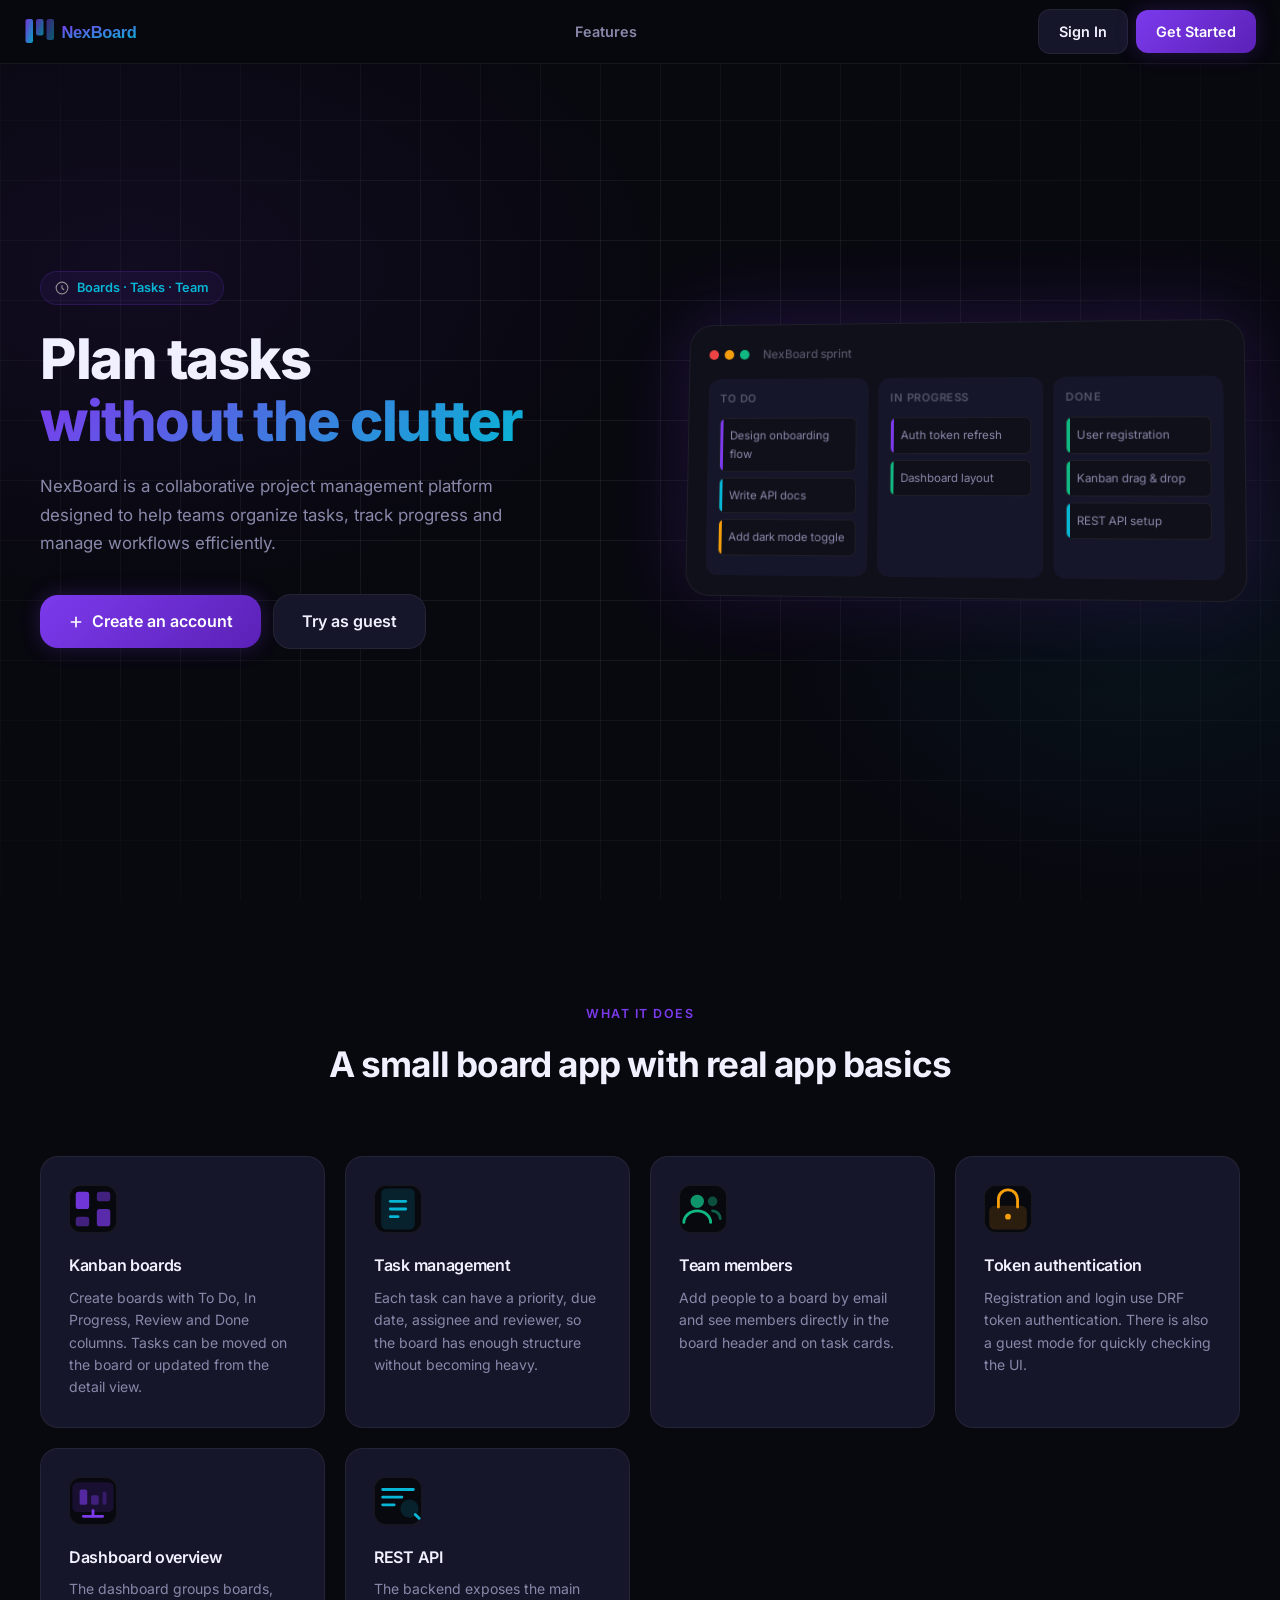
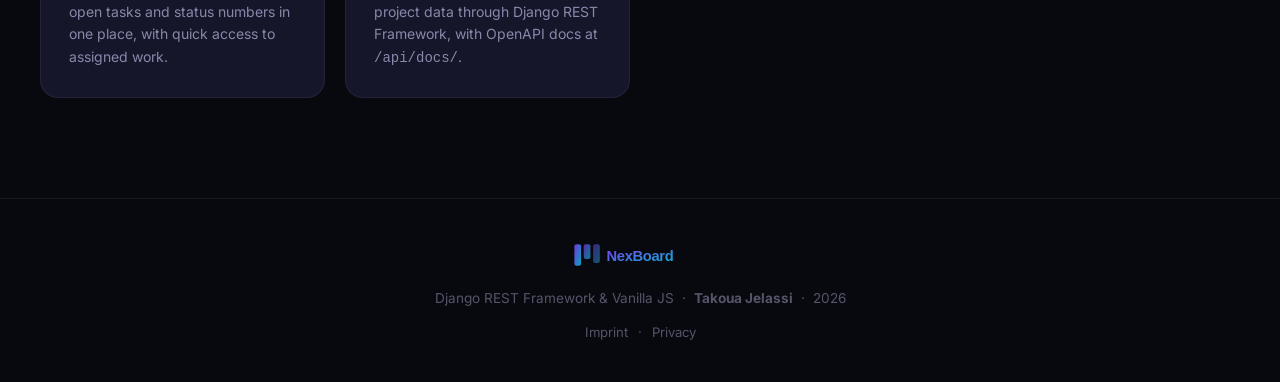
<file: index.html>
<!DOCTYPE html>
<html lang="en">

<head>
  <meta charset="UTF-8" />
  <meta name="viewport" content="width=device-width, initial-scale=1.0" />
  <title>NexBoard | Kanban task board</title>
  <meta name="description"
    content="NexBoard is a Kanban app for managing boards, tasks and team work — built with Django REST Framework and Vanilla JS." />
  <link rel="icon" href="assets/img/favicon.svg" type="image/svg+xml" />
  <link rel="stylesheet" href="assets/css/style.css" />
  <script>
    const token = localStorage.getItem('nexboard_token');
    if (token && token !== 'guest') window.location.replace('pages/dashboard.html');
  </script>
</head>

<body>

  <!-- ── Navigation ───────────────────────────────────────────── -->
  <nav class="navbar">
    <div class="navbar-inner">
      <a href="index.html" class="nav-logo">
        <img src="assets/img/logo.svg" alt="NexBoard" />
      </a>
      <div class="nav-links">
        <a href="#features" class="btn btn-ghost">Features</a>
      </div>
      <div class="nav-actions">
        <a href="pages/login.html" class="btn btn-secondary">Sign In</a>
        <a href="pages/register.html" class="btn btn-primary">Get Started</a>
      </div>
    </div>
  </nav>

  <!-- ── Hero ─────────────────────────────────────────────────── -->
  <section class="hero">
    <div class="hero-bg"></div>
    <div class="hero-grid"></div>
    <div class="hero-inner">
      <div class="hero-content">
        <div class="hero-eyebrow">
          <img src="assets/icons/clock.svg" width="14" height="14" class="icon-muted" alt="" />
          Boards · Tasks · Team
        </div>
        <h1 class="hero-title">
          Plan tasks<br />
          <span class="gradient-text">without the clutter</span>
        </h1>
        <p class="hero-desc">
          NexBoard is a collaborative project management platform designed to help teams organize tasks, track progress
          and manage workflows efficiently. </p>
        <div class="hero-actions">
          <a href="pages/register.html" class="btn btn-primary btn-lg">
            <img src="assets/icons/plus.svg" width="18" height="18" class="btn-icon" alt="" />
            Create an account
          </a>
          <a href="pages/dashboard.html" class="btn btn-secondary btn-lg">
            Try as guest
          </a>
        </div>
      </div>

      <div class="hero-visual">
        <div class="hero-board">
          <div class="hero-board-header">
            <div class="hero-board-dot dot-red"></div>
            <div class="hero-board-dot dot-amber"></div>
            <div class="hero-board-dot dot-green"></div>
            <span class="hero-board-label">NexBoard sprint</span>
          </div>
          <div class="hero-board-cols">
            <div class="hero-col">
              <div class="hero-col-title">To Do</div>
              <div class="hero-task-mini task-mini-purple">Design onboarding flow</div>
              <div class="hero-task-mini task-mini-cyan">Write API docs</div>
              <div class="hero-task-mini task-mini-amber">Add dark mode toggle</div>
            </div>
            <div class="hero-col">
              <div class="hero-col-title">In Progress</div>
              <div class="hero-task-mini task-mini-purple">Auth token refresh</div>
              <div class="hero-task-mini task-mini-green">Dashboard layout</div>
            </div>
            <div class="hero-col">
              <div class="hero-col-title">Done</div>
              <div class="hero-task-mini task-mini-green">User registration</div>
              <div class="hero-task-mini task-mini-green">Kanban drag & drop</div>
              <div class="hero-task-mini task-mini-cyan">REST API setup</div>
            </div>
          </div>
        </div>
      </div>
    </div>
  </section>

  <!-- ── Features ─────────────────────────────────────────────── -->
  <section class="features-section" id="features">
    <div class="section-header">
      <span class="section-eyebrow">What it does</span>
      <h2>A small board app with real app basics</h2>
    </div>
    <div class="features-grid">
      <div class="feature-card">
        <div class="feature-icon"><img src="assets/icons/feature-kanban.svg" alt="" /></div>
        <h3 class="feature-title">Kanban boards</h3>
        <p class="feature-desc">Create boards with To Do, In Progress, Review and Done columns. Tasks can be moved on
          the board or updated from the detail view.</p>
      </div>
      <div class="feature-card">
        <div class="feature-icon"><img src="assets/icons/feature-tasks.svg" alt="" /></div>
        <h3 class="feature-title">Task management</h3>
        <p class="feature-desc">Each task can have a priority, due date, assignee and reviewer, so the board has enough
          structure without becoming heavy.</p>
      </div>
      <div class="feature-card">
        <div class="feature-icon"><img src="assets/icons/feature-team.svg" alt="" /></div>
        <h3 class="feature-title">Team members</h3>
        <p class="feature-desc">Add people to a board by email and see members directly in the board header and on task
          cards.</p>
      </div>
      <div class="feature-card">
        <div class="feature-icon"><img src="assets/icons/feature-auth.svg" alt="" /></div>
        <h3 class="feature-title">Token authentication</h3>
        <p class="feature-desc">Registration and login use DRF token authentication. There is also a guest mode for
          quickly checking the UI.</p>
      </div>
      <div class="feature-card">
        <div class="feature-icon"><img src="assets/icons/feature-dashboard.svg" alt="" /></div>
        <h3 class="feature-title">Dashboard overview</h3>
        <p class="feature-desc">The dashboard groups boards, open tasks and status numbers in one place, with quick
          access to assigned work.</p>
      </div>
      <div class="feature-card">
        <div class="feature-icon"><img src="assets/icons/feature-api.svg" alt="" /></div>
        <h3 class="feature-title">REST API</h3>
        <p class="feature-desc">The backend exposes the main project data through Django REST Framework, with OpenAPI
          docs at <code>/api/docs/</code>.</p>
      </div>
    </div>
  </section>


  <!-- ── Footer ───────────────────────────────────────────────── -->
  <footer class="landing-footer">
    <img src="assets/img/logo.svg" alt="NexBoard" class="footer-logo" />
    <p class="footer-text">
      Django REST Framework &amp; Vanilla JS &nbsp;·&nbsp;
      <strong>Takoua Jelassi</strong> &nbsp;·&nbsp; 2026
    </p>
    <div class="footer-links">
      <a href="pages/imprint.html">Imprint</a>
      <span>·</span>
      <a href="pages/privacy.html">Privacy</a>
    </div>
  </footer>

  <script src="assets/js/config.js"></script>
  <script src="assets/js/auth.js"></script>
  <script src="assets/js/main.js"></script>
</body>

</html>
</file>
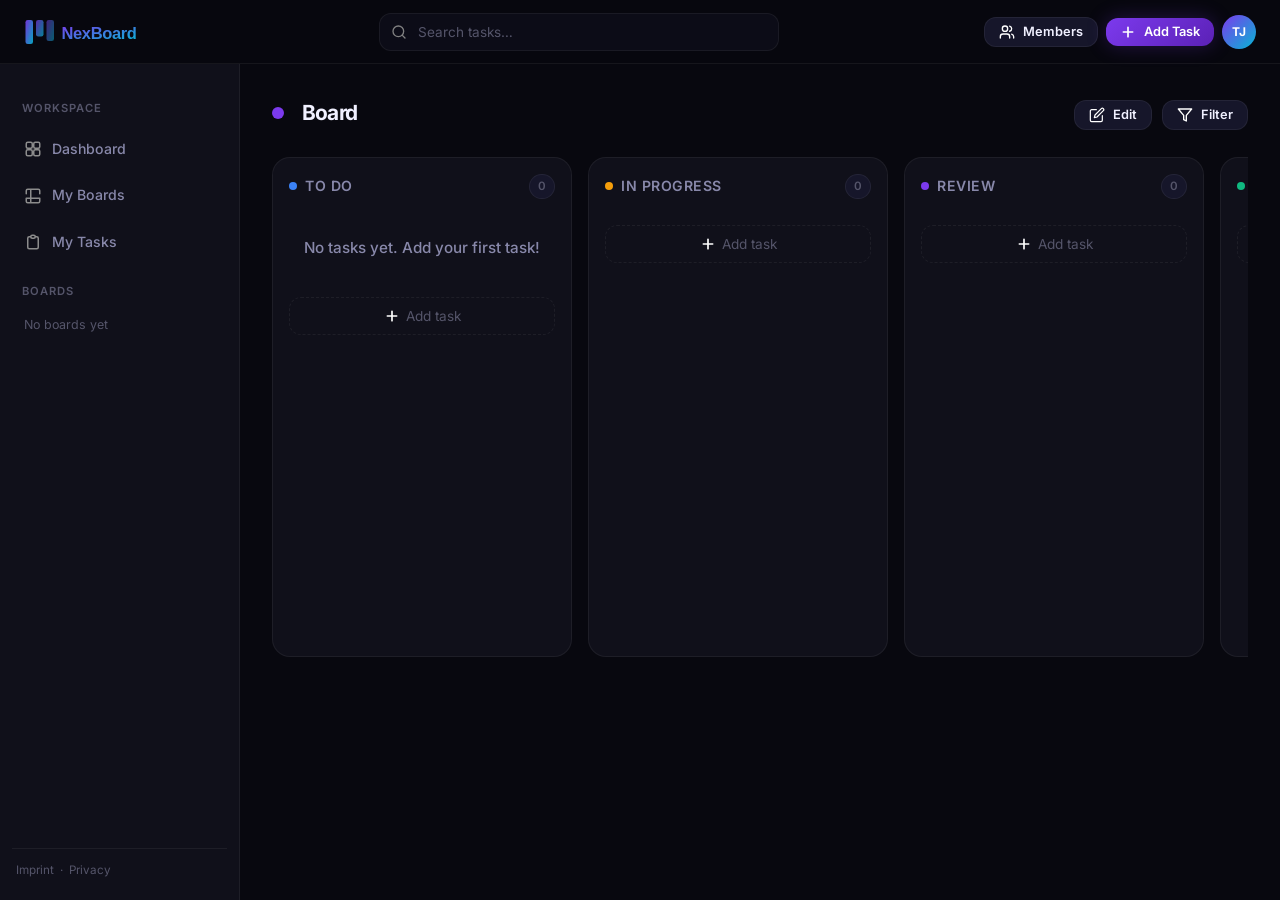
<file: pages/board.html>
<!DOCTYPE html>
<html lang="en">
<head>
  <meta charset="UTF-8" />
  <meta name="viewport" content="width=device-width, initial-scale=1.0" />
  <title>Board — NexBoard</title>
  <link rel="icon" href="../assets/img/favicon.svg" type="image/svg+xml" />
  <link rel="stylesheet" href="../assets/css/style.css" />
</head>
<body>

  <!-- Navbar -->
  <nav class="navbar">
    <div class="navbar-inner">
      <button class="hamburger" onclick="toggleSidebar()" aria-label="Menu">
        <span></span><span></span><span></span>
      </button>
      <a href="../index.html" class="nav-logo">
        <img src="../assets/img/logo.svg" alt="NexBoard" />
      </a>
      <div class="nav-search">
        <div style="position:relative;width:100%;">
          <img src="../assets/icons/search.svg" class="search-icon" alt="" />
          <input class="form-input" type="search" id="boardSearch" placeholder="Search tasks…"
            style="padding-left:38px;height:38px;font-size:0.85rem;" oninput="searchTasks(this.value)" />
        </div>
      </div>
      <div class="nav-actions">
        <button class="btn btn-secondary btn-sm" onclick="openMembersModal()">
          <img src="../assets/icons/users.svg" class="btn-icon" alt="" />
          <span class="btn-text">Members</span>
        </button>
        <button class="btn btn-primary btn-sm" onclick="populateMemberSelects();openModal('newTaskModal')">
          <img src="../assets/icons/plus.svg" class="btn-icon" alt="" />
          <span class="btn-text">Add Task</span>
        </button>
        <div class="avatar-menu" id="avatarMenu">
          <div class="user-avatar" id="userAvatar">TJ</div>
          <div class="avatar-dropdown" id="avatarDropdown">
            <div class="avatar-dropdown-header">
              <div class="avatar-dropdown-name" id="avatarName">—</div>
              <div class="avatar-dropdown-email" id="avatarEmail">—</div>
            </div>
            <div class="avatar-dropdown-divider"></div>
            <button class="theme-toggle" onclick="toggleTheme()">
              <span class="theme-toggle-left"><span class="theme-icon">🌙</span><span class="theme-toggle-label">Dark mode</span></span>
              <span class="theme-switch"></span>
            </button>
            
            <button class="avatar-dropdown-item avatar-dropdown-signout" onclick="logout()">
              <img src="../assets/icons/logout.svg" class="btn-icon" alt="" /> Sign out
            </button>
          </div>
        </div>
      </div>
    </div>
  </nav>

  <div class="main-layout">
    <!-- Sidebar -->
    <aside class="sidebar">
      <span class="sidebar-section-label">Workspace</span>
      <a href="dashboard.html" class="sidebar-item">
        <img src="../assets/icons/grid.svg" class="icon" alt="" />
        Dashboard
      </a>
      <a href="boards.html" class="sidebar-item">
        <img src="../assets/icons/board.svg" class="icon" alt="" />
        My Boards
      </a>
      <a href="tasks.html" class="sidebar-item">
        <img src="../assets/icons/clipboard.svg" class="icon" alt="" />
        My Tasks
      </a>

      <span class="sidebar-section-label">Boards</span>
      <div id="sidebarBoards"></div>

      <div class="sidebar-footer">
        <a href="imprint.html" class="sidebar-footer-link">Imprint</a>
        <span class="sidebar-footer-sep">·</span>
        <a href="privacy.html" class="sidebar-footer-link">Privacy</a>
      </div>
    </aside>

    <!-- Main Board -->
    <main class="main-content board-main">
      <div class="board-header">
        <div>
          <div class="board-title-row">
            <span class="sidebar-board-dot" id="boardColorDot" style="width:12px;height:12px;border-radius:50%;display:inline-block;margin-right:8px;background:#7c3aed;flex-shrink:0;"></span>
            <h2 class="board-name" id="boardTitle">Board</h2>
            <span class="badge badge-todo hidden" id="boardOpenCount"></span>
          </div>
          <p class="board-subtitle" id="boardDesc"></p>
        </div>
        <div class="board-header-right">
          <div class="member-avatars" id="memberAvatars"></div>
          <button class="btn btn-secondary btn-sm" onclick="openEditBoardModal()">
            <img src="../assets/icons/edit.svg" class="btn-icon" alt="" />
            Edit
          </button>
          <button class="btn btn-secondary btn-sm" onclick="openModal('filterModal')">
            <img src="../assets/icons/filter.svg" class="btn-icon" alt="" />
            Filter
          </button>
        </div>
      </div>

      <!-- Mobile column tabs (hidden on desktop) -->
      <div class="col-tabs" id="colTabs">
        <button class="col-tab active" data-col="todo"       onclick="switchColTab('todo')">To Do <span class="col-tab-count" id="tab-count-todo">0</span></button>
        <button class="col-tab"        data-col="inprogress" onclick="switchColTab('inprogress')">In Progress <span class="col-tab-count" id="tab-count-inprogress">0</span></button>
        <button class="col-tab"        data-col="review"     onclick="switchColTab('review')">Review <span class="col-tab-count" id="tab-count-review">0</span></button>
        <button class="col-tab"        data-col="done"       onclick="switchColTab('done')">Done <span class="col-tab-count" id="tab-count-done">0</span></button>
      </div>

      <!-- Kanban Columns -->
      <div class="board-columns" id="boardColumns">

        <div class="column col-todo" id="col-todo" ondragover="onDragOver(event)" ondrop="onDrop(event,'todo')">
          <div class="column-header">
            <div class="column-title"><span class="column-dot"></span> To Do</div>
            <span class="column-count" id="count-todo">0</span>
          </div>
          <div class="task-cards" id="tasks-todo"></div>
          <button class="add-task-btn" onclick="quickAdd('todo')">
            <img src="../assets/icons/plus.svg" class="btn-icon" alt="" />
            Add task
          </button>
        </div>

        <div class="column col-doing" id="col-inprogress" ondragover="onDragOver(event)" ondrop="onDrop(event,'inprogress')">
          <div class="column-header">
            <div class="column-title"><span class="column-dot"></span> In Progress</div>
            <span class="column-count" id="count-inprogress">0</span>
          </div>
          <div class="task-cards" id="tasks-inprogress"></div>
          <button class="add-task-btn" onclick="quickAdd('inprogress')">
            <img src="../assets/icons/plus.svg" class="btn-icon" alt="" />
            Add task
          </button>
        </div>

        <div class="column col-review" id="col-review" ondragover="onDragOver(event)" ondrop="onDrop(event,'review')">
          <div class="column-header">
            <div class="column-title">
              <span class="column-dot"></span> Review
            </div>
            <span class="column-count" id="count-review">0</span>
          </div>
          <div class="task-cards" id="tasks-review"></div>
          <button class="add-task-btn" onclick="quickAdd('review')">
            <img src="../assets/icons/plus.svg" class="btn-icon" alt="" />
            Add task
          </button>
        </div>

        <div class="column col-done" id="col-done" ondragover="onDragOver(event)" ondrop="onDrop(event,'done')">
          <div class="column-header">
            <div class="column-title"><span class="column-dot"></span> Done</div>
            <span class="column-count" id="count-done">0</span>
          </div>
          <div class="task-cards" id="tasks-done"></div>
          <button class="add-task-btn" onclick="quickAdd('done')">
            <img src="../assets/icons/plus.svg" class="btn-icon" alt="" />
            Add task
          </button>
        </div>

      </div>
    </main>
  </div>

  <!-- ── Edit Board Modal ─────────────────────────────────────── -->
  <div class="modal-overlay modal-440" id="editBoardModal">
    <div class="modal">
      <div class="modal-header">
        <h3 class="modal-title">Edit Board</h3>
        <button class="modal-close" onclick="closeModal('editBoardModal')">✕</button>
      </div>
      <div class="modal-body">
        <div class="form-group">
          <label class="form-label">Board name</label>
          <input class="form-input" type="text" id="editBoardName" placeholder="Board name" />
        </div>
        <div class="form-group">
          <label class="form-label">Description <span class="label-optional">(optional)</span></label>
          <input class="form-input" type="text" id="editBoardDesc" placeholder="Short description…" />
        </div>
        <div class="form-group">
          <label class="form-label">Accent color</label>
          <div class="color-picker">
            <label class="color-option" title="Purple">
              <input type="radio" name="editBoardColor" value="#7c3aed" checked class="hidden" />
              <div class="color-dot" style="background:#7c3aed;"></div>
            </label>
            <label class="color-option" title="Cyan">
              <input type="radio" name="editBoardColor" value="#06b6d4" class="hidden" />
              <div class="color-dot" style="background:#06b6d4;"></div>
            </label>
            <label class="color-option" title="Green">
              <input type="radio" name="editBoardColor" value="#10b981" class="hidden" />
              <div class="color-dot" style="background:#10b981;"></div>
            </label>
            <label class="color-option" title="Amber">
              <input type="radio" name="editBoardColor" value="#f59e0b" class="hidden" />
              <div class="color-dot" style="background:#f59e0b;"></div>
            </label>
            <label class="color-option" title="Red">
              <input type="radio" name="editBoardColor" value="#ef4444" class="hidden" />
              <div class="color-dot" style="background:#ef4444;"></div>
            </label>
          </div>
        </div>
      </div>
      <div class="modal-footer">
        <button class="btn btn-secondary btn-danger" onclick="deleteBoard()">Delete Board</button>
        <button class="btn btn-secondary" onclick="closeModal('editBoardModal')">Cancel</button>
        <button class="btn btn-primary" onclick="saveEditBoard()">Save</button>
      </div>
    </div>
  </div>

  <!-- ── Filter Modal ─────────────────────────────────────────── -->
  <div class="modal-overlay modal-sm" id="filterModal">
    <div class="modal">
      <div class="modal-header">
        <h3 class="modal-title">Filter Tasks</h3>
        <button class="modal-close" onclick="closeModal('filterModal')">✕</button>
      </div>
      <div class="modal-body">
        <div class="form-group">
          <label class="form-label">Priority</label>
          <div class="chip-group" id="filterPriority">
            <button class="filter-chip active" data-value="all"    onclick="setFilterChip(this,'priority')">All</button>
            <button class="filter-chip"        data-value="high"   onclick="setFilterChip(this,'priority')">High</button>
            <button class="filter-chip"        data-value="medium" onclick="setFilterChip(this,'priority')">Medium</button>
            <button class="filter-chip"        data-value="low"    onclick="setFilterChip(this,'priority')">Low</button>
          </div>
        </div>
        <div class="form-group form-group-mt">
          <label class="form-label">Due date</label>
          <div class="chip-group" id="filterDue">
            <button class="filter-chip active" data-value="all"    onclick="setFilterChip(this,'due')">All</button>
            <button class="filter-chip"        data-value="today"  onclick="setFilterChip(this,'due')">Today</button>
            <button class="filter-chip"        data-value="week"   onclick="setFilterChip(this,'due')">This week</button>
            <button class="filter-chip"        data-value="late"   onclick="setFilterChip(this,'due')">Overdue</button>
          </div>
        </div>
      </div>
      <div class="modal-footer">
        <button class="btn btn-secondary" onclick="resetFilters()">Reset</button>
        <button class="btn btn-primary"   onclick="applyFilters()">Apply</button>
      </div>
    </div>
  </div>

  <!-- ── Members Modal ─────────────────────────────────────────── -->
  <div class="modal-overlay modal-md" id="inviteModal">
    <div class="modal">
      <div class="modal-header">
        <h3 class="modal-title">Board Members</h3>
        <button class="modal-close" onclick="closeModal('inviteModal')">✕</button>
      </div>
      <div class="modal-body">
        <div id="membersList" class="members-list"></div>
        <div class="modal-divider">
          <label class="form-label">Invite by email</label>
          <div class="invite-row">
            <input class="form-input input-flex" type="email" id="inviteEmail" placeholder="colleague@example.com" oninput="hideInviteError()" autocomplete="off" />
            <button class="btn btn-primary" onclick="inviteMember()">Invite</button>
          </div>
          <p id="inviteEmailError" class="alert alert-error hidden"></p>
        </div>
      </div>
      <div class="modal-footer">
        <button class="btn btn-secondary" onclick="closeModal('inviteModal')">Close</button>
      </div>
    </div>
  </div>

  <!-- ── New Task Modal ────────────────────────────────────────── -->
  <div class="modal-overlay" id="newTaskModal">
    <div class="modal">
      <div class="modal-header">
        <h3 class="modal-title">New Task</h3>
        <button class="modal-close" onclick="closeModal('newTaskModal')">✕</button>
      </div>
      <div class="modal-body">
        <div class="form-group">
          <label class="form-label">Title</label>
          <input class="form-input" type="text" id="taskTitle" placeholder="What needs to be done?" />
        </div>
        <div class="form-group">
          <label class="form-label">Description <span class="label-optional">(optional)</span></label>
          <textarea class="form-input textarea-resize" id="taskDesc" rows="3" placeholder="Add more details…"></textarea>
        </div>
        <div class="form-grid-2">
          <div class="form-group">
            <label class="form-label">Status</label>
            <select class="form-input" id="taskStatus">
              <option value="todo">To Do</option>
              <option value="inprogress">In Progress</option>
              <option value="review">Review</option>
              <option value="done">Done</option>
            </select>
          </div>
          <div class="form-group">
            <label class="form-label">Priority</label>
            <select class="form-input" id="taskPriority">
              <option value="low">Low</option>
              <option value="medium" selected>Medium</option>
              <option value="high">High</option>
            </select>
          </div>
        </div>
        <div class="form-grid-2">
          <div class="form-group">
            <label class="form-label">Assign to <span class="label-optional">(optional)</span></label>
            <select class="form-input" id="taskAssignee">
              <option value="">Unassigned</option>
            </select>
          </div>
          <div class="form-group">
            <label class="form-label">Reviewer <span class="label-optional">(optional)</span></label>
            <select class="form-input" id="taskReviewer">
              <option value="">None</option>
            </select>
          </div>
        </div>
        <div class="form-group">
          <label class="form-label">Due date</label>
          <input class="form-input" type="date" id="taskDue" required />
        </div>
      </div>
      <div class="modal-footer">
        <button class="btn btn-secondary" onclick="closeModal('newTaskModal')">Cancel</button>
        <button class="btn btn-primary" onclick="createTask()">Create Task</button>
      </div>
    </div>
  </div>

  <!-- ── Task Detail Modal ─────────────────────────────────────── -->
  <div class="modal-overlay modal-lg" id="taskDetailModal">
    <div class="modal">
      <div class="modal-header">
        <h3 class="modal-title" id="detailTitle">Task Detail</h3>
        <button class="modal-close" onclick="closeModal('taskDetailModal')">✕</button>
      </div>
      <div class="modal-body" id="detailBody"></div>
      <div class="modal-footer">
        <button class="btn btn-secondary btn-danger" onclick="deleteCurrentTask()">Delete</button>
        <button class="btn btn-secondary" onclick="closeModal('taskDetailModal')">Close</button>
      </div>
    </div>
  </div>

  <div class="toast-container" id="toastContainer"></div>

<script src="../assets/js/config.js"></script>
  <script src="../assets/js/templates.js"></script>
  <script src="../assets/js/auth.js"></script>
  <script src="../assets/js/main.js"></script>
  <script src="../assets/js/board.js"></script>
</body>
</html>
</file>
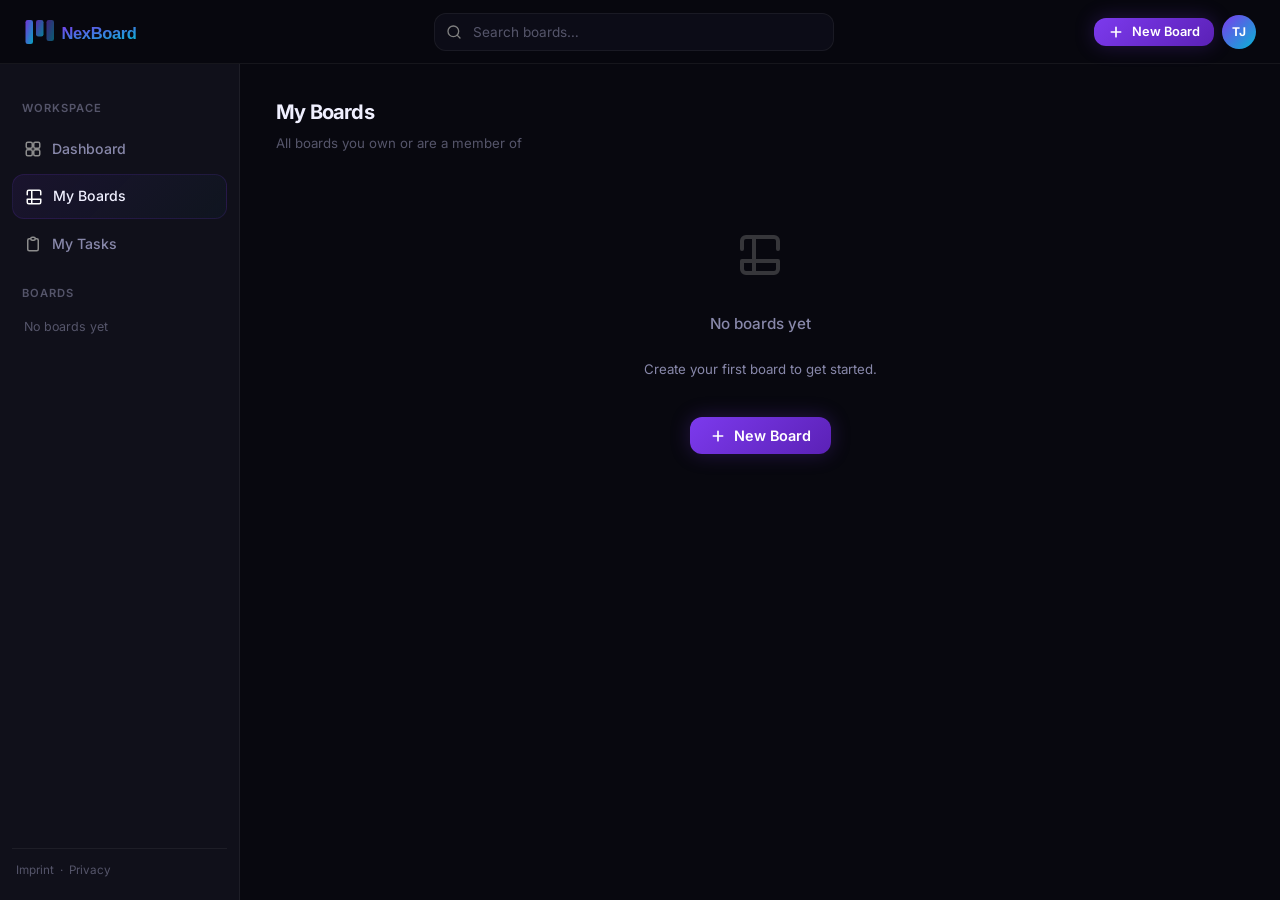
<file: pages/boards.html>
<!DOCTYPE html>
<html lang="en">
<head>
  <meta charset="UTF-8" />
  <meta name="viewport" content="width=device-width, initial-scale=1.0" />
  <title>My Boards — NexBoard</title>
  <link rel="icon" href="../assets/img/favicon.svg" type="image/svg+xml" />
  <link rel="stylesheet" href="../assets/css/style.css" />
</head>
<body>

  <!-- Navbar -->
  <nav class="navbar">
    <div class="navbar-inner">
      <button class="hamburger" onclick="toggleSidebar()" aria-label="Menu">
        <span></span><span></span><span></span>
      </button>
      <a href="../index.html" class="nav-logo">
        <img src="../assets/img/logo.svg" alt="NexBoard" />
      </a>
      <div class="nav-search">
        <div class="search-wrap">
          <img src="../assets/icons/search.svg" class="search-icon" alt="" />
          <input class="form-input search-input" type="search" id="boardSearch" placeholder="Search boards…" oninput="filterBoards()" />
        </div>
      </div>
      <div class="nav-actions">
        <button class="btn btn-primary btn-sm" onclick="openModal('newBoardModal')">
          <img src="../assets/icons/plus.svg" class="btn-icon" alt="" />
          <span class="btn-text">New Board</span>
        </button>
        <div class="avatar-menu" id="avatarMenu">
          <div class="user-avatar" id="userAvatar">TJ</div>
          <div class="avatar-dropdown" id="avatarDropdown">
            <div class="avatar-dropdown-header">
              <div class="avatar-dropdown-name" id="avatarName">—</div>
              <div class="avatar-dropdown-email" id="avatarEmail">—</div>
            </div>
            <div class="avatar-dropdown-divider"></div>
            <button class="theme-toggle" onclick="toggleTheme()">
              <span class="theme-toggle-left"><span class="theme-icon">🌙</span><span class="theme-toggle-label">Dark mode</span></span>
              <span class="theme-switch"></span>
            </button>
            
            <button class="avatar-dropdown-item avatar-dropdown-signout" onclick="logout()">
              <img src="../assets/icons/logout.svg" class="btn-icon" alt="" /> Sign out
            </button>
          </div>
        </div>
      </div>
    </div>
  </nav>

  <div class="main-layout">
    <!-- Sidebar -->
    <aside class="sidebar">
      <span class="sidebar-section-label">Workspace</span>
      <a href="dashboard.html" class="sidebar-item">
        <img src="../assets/icons/grid.svg" class="icon" alt="" />
        Dashboard
      </a>
      <a href="boards.html" class="sidebar-item active">
        <img src="../assets/icons/board.svg" class="icon" alt="" />
        My Boards
      </a>
      <a href="tasks.html" class="sidebar-item">
        <img src="../assets/icons/clipboard.svg" class="icon" alt="" />
        My Tasks
      </a>

      <span class="sidebar-section-label">Boards</span>
      <div id="sidebarBoards"></div>

      <div class="sidebar-footer">
        <a href="imprint.html" class="sidebar-footer-link">Imprint</a>
        <span class="sidebar-footer-sep">·</span>
        <a href="privacy.html" class="sidebar-footer-link">Privacy</a>
      </div>
    </aside>

    <!-- Main -->
    <main class="main-content page-main">
      <div class="page-header-simple">
        <div>
          <h2 class="page-heading">My Boards</h2>
          <p class="page-subtext">All boards you own or are a member of</p>
        </div>
      </div>

      <div class="boards-grid" id="boardsGrid"></div>
    </main>
  </div>

  <!-- New Board Modal -->
  <div class="modal-overlay modal-440" id="newBoardModal">
    <div class="modal">
      <div class="modal-header">
        <h3 class="modal-title">New Board</h3>
        <button class="modal-close" onclick="closeModal('newBoardModal')">✕</button>
      </div>
      <div class="modal-body">
        <div class="form-group">
          <label class="form-label">Board name</label>
          <input class="form-input" type="text" id="newBoardName" placeholder="e.g. Frontend Redesign" />
        </div>
        <div class="form-group">
          <label class="form-label">Description <span class="label-optional">(optional)</span></label>
          <input class="form-input" type="text" id="newBoardDesc" placeholder="Short description…" />
        </div>
        <div class="form-group">
          <label class="form-label">Accent color</label>
          <div class="color-picker">
            <label class="color-option" title="Purple">
              <input type="radio" name="boardColor" value="#7c3aed" checked class="hidden" />
              <div class="color-dot" style="background:#7c3aed;"></div>
            </label>
            <label class="color-option" title="Cyan">
              <input type="radio" name="boardColor" value="#06b6d4" class="hidden" />
              <div class="color-dot" style="background:#06b6d4;"></div>
            </label>
            <label class="color-option" title="Green">
              <input type="radio" name="boardColor" value="#10b981" class="hidden" />
              <div class="color-dot" style="background:#10b981;"></div>
            </label>
            <label class="color-option" title="Amber">
              <input type="radio" name="boardColor" value="#f59e0b" class="hidden" />
              <div class="color-dot" style="background:#f59e0b;"></div>
            </label>
            <label class="color-option" title="Red">
              <input type="radio" name="boardColor" value="#ef4444" class="hidden" />
              <div class="color-dot" style="background:#ef4444;"></div>
            </label>
          </div>
        </div>
      </div>
      <div class="modal-footer">
        <button class="btn btn-secondary" onclick="closeModal('newBoardModal')">Cancel</button>
        <button class="btn btn-primary" onclick="createBoard()">Create</button>
      </div>
    </div>
  </div>

  <div class="toast-container" id="toastContainer"></div>

<script src="../assets/js/config.js"></script>
  <script src="../assets/js/templates.js"></script>
  <script src="../assets/js/auth.js"></script>
  <script src="../assets/js/main.js"></script>
  <script src="../assets/js/boards.js"></script>
</body>
</html>
</file>
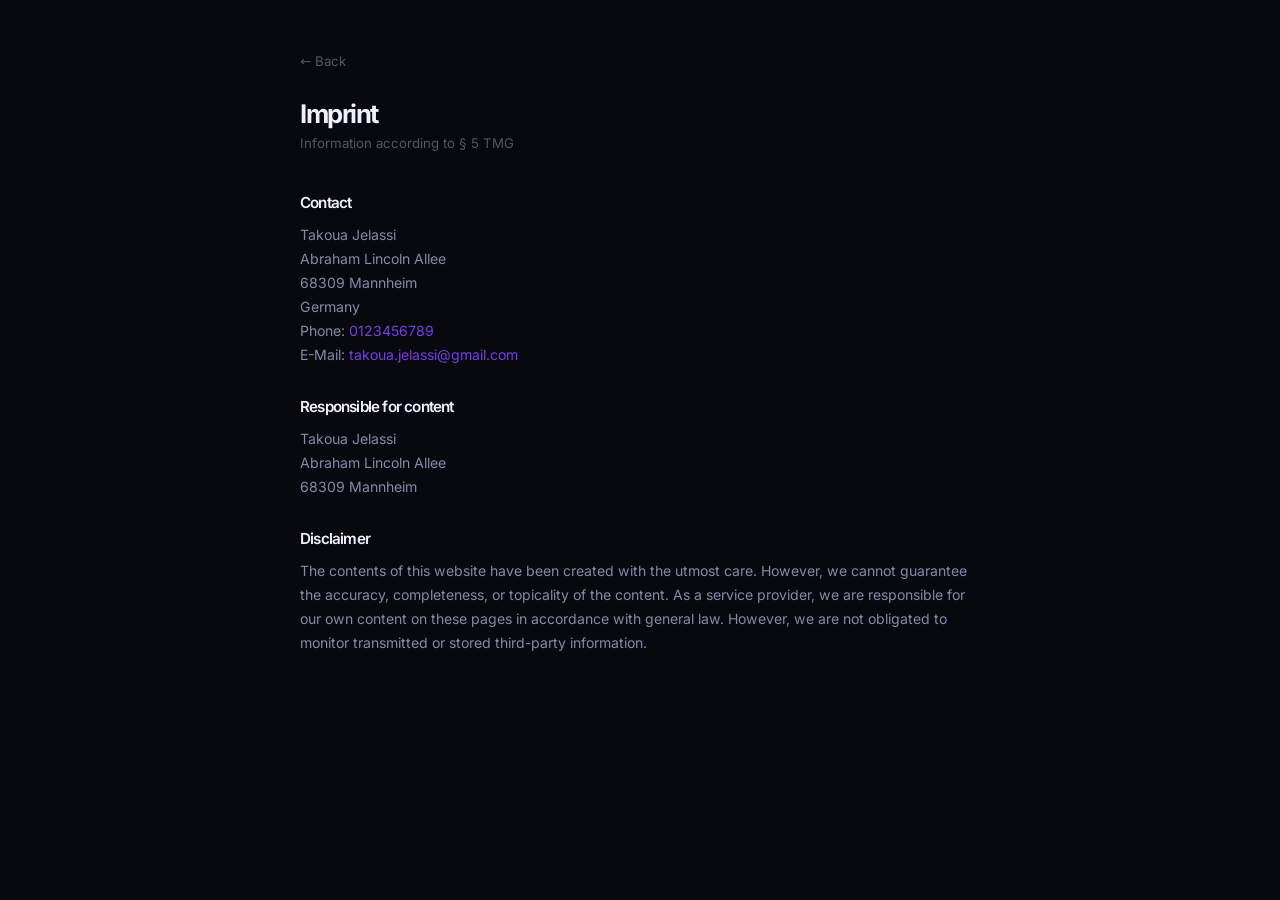
<file: pages/imprint.html>
<!DOCTYPE html>
<html lang="en">
<head>
  <meta charset="UTF-8" />
  <meta name="viewport" content="width=device-width, initial-scale=1.0" />
  <title>Imprint — NexBoard</title>
  <link rel="icon" href="../assets/img/favicon.svg" type="image/svg+xml" />
  <link rel="stylesheet" href="../assets/css/style.css" />
</head>
<body>

  <div class="legal-page">
    <div class="legal-card">
      <a href="dashboard.html" class="legal-back">← Back</a>
      <h1 class="legal-title">Imprint</h1>
      <p class="legal-subtitle">Information according to § 5 TMG</p>

      <section class="legal-section">
        <h2 class="legal-heading">Contact</h2>
        <p>Takoua Jelassi<br />
        Abraham Lincoln Allee<br />
        68309 Mannheim<br />
        Germany</p>
        <p>
          Phone: <a href="tel:+490123456789">0123456789</a><br />
          E-Mail: <a href="mailto:takoua.jelassi@gmail.com">takoua.jelassi@gmail.com</a>
        </p>
      </section>

      <section class="legal-section">
        <h2 class="legal-heading">Responsible for content</h2>
        <p>Takoua Jelassi<br />
        Abraham Lincoln Allee<br />
        68309 Mannheim</p>
      </section>

      <section class="legal-section">
        <h2 class="legal-heading">Disclaimer</h2>
        <p>The contents of this website have been created with the utmost care. However, we cannot guarantee the accuracy, completeness, or topicality of the content. As a service provider, we are responsible for our own content on these pages in accordance with general law. However, we are not obligated to monitor transmitted or stored third-party information.</p>
      </section>
    </div>
  </div>

</body>
</html>
</file>
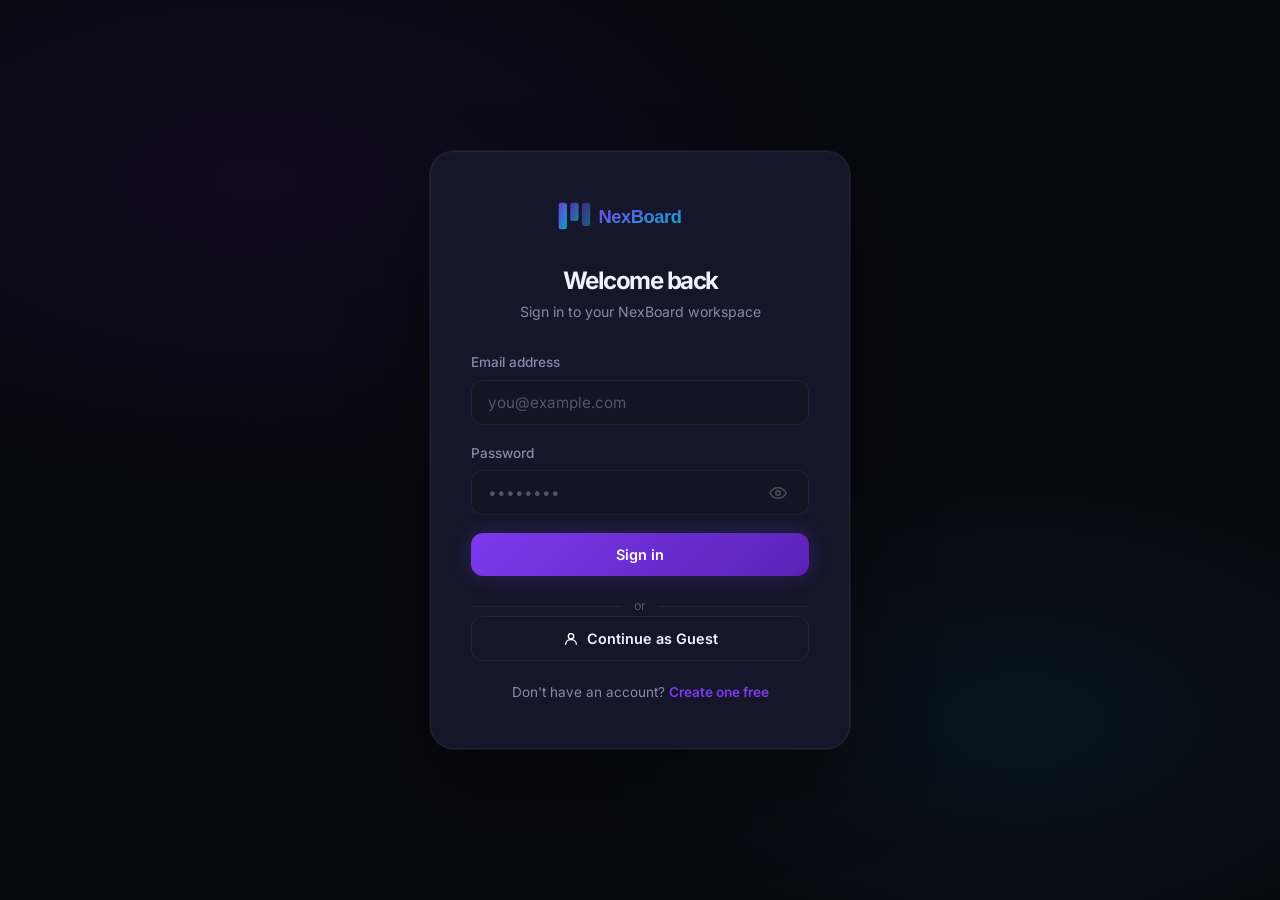
<file: pages/login.html>
<!DOCTYPE html>
<html lang="en">
<head>
  <meta charset="UTF-8" />
  <meta name="viewport" content="width=device-width, initial-scale=1.0" />
  <title>Sign In — NexBoard</title>
  <link rel="icon" href="../assets/img/favicon.svg" type="image/svg+xml" />
  <link rel="stylesheet" href="../assets/css/style.css" />
</head>
<body>

  <div class="auth-page">
    <div class="auth-card">

      <div class="auth-logo">
        <a href="../index.html"><img src="../assets/img/logo.svg" alt="NexBoard" /></a>
      </div>

      <h1 class="auth-title">Welcome back</h1>
      <p class="auth-subtitle">Sign in to your NexBoard workspace</p>

      <form class="auth-form" id="loginForm">
        <div class="form-group">
          <label class="form-label" for="email">Email address</label>
          <input class="form-input" type="email" id="email" name="email"
            placeholder="you@example.com" required autocomplete="email" />
        </div>

        <div class="form-group">
          <label class="form-label" for="password">Password</label>
          <div class="input-wrapper">
            <input class="form-input input-with-icon" type="password" id="password"
              name="password" placeholder="••••••••" required autocomplete="current-password" />
            <button type="button" id="togglePw" class="btn-ghost input-icon-btn" title="Show password">
              <img src="../assets/icons/eye.svg" width="18" height="18" class="icon-muted" alt="" />
            </button>
          </div>
        </div>

        <div id="errorMsg" class="alert alert-error hidden"></div>

        <button type="submit" class="btn btn-primary btn-full" id="submitBtn">
          Sign in
        </button>
      </form>

      <div class="divider-or">
        <div class="divider-line"></div>
        <span class="divider-text">or</span>
        <div class="divider-line"></div>
      </div>

      <button onclick="guestLogin()" class="btn btn-secondary btn-full">
        <img src="../assets/icons/user.svg" width="16" height="16" class="btn-icon" alt="" />
        Continue as Guest
      </button>

      <p class="auth-footer">
        Don't have an account? <a href="register.html">Create one free</a>
      </p>

    </div>
  </div>

  <script src="../assets/js/config.js"></script>
  <script src="../assets/js/auth.js"></script>
</body>
</html>
</file>
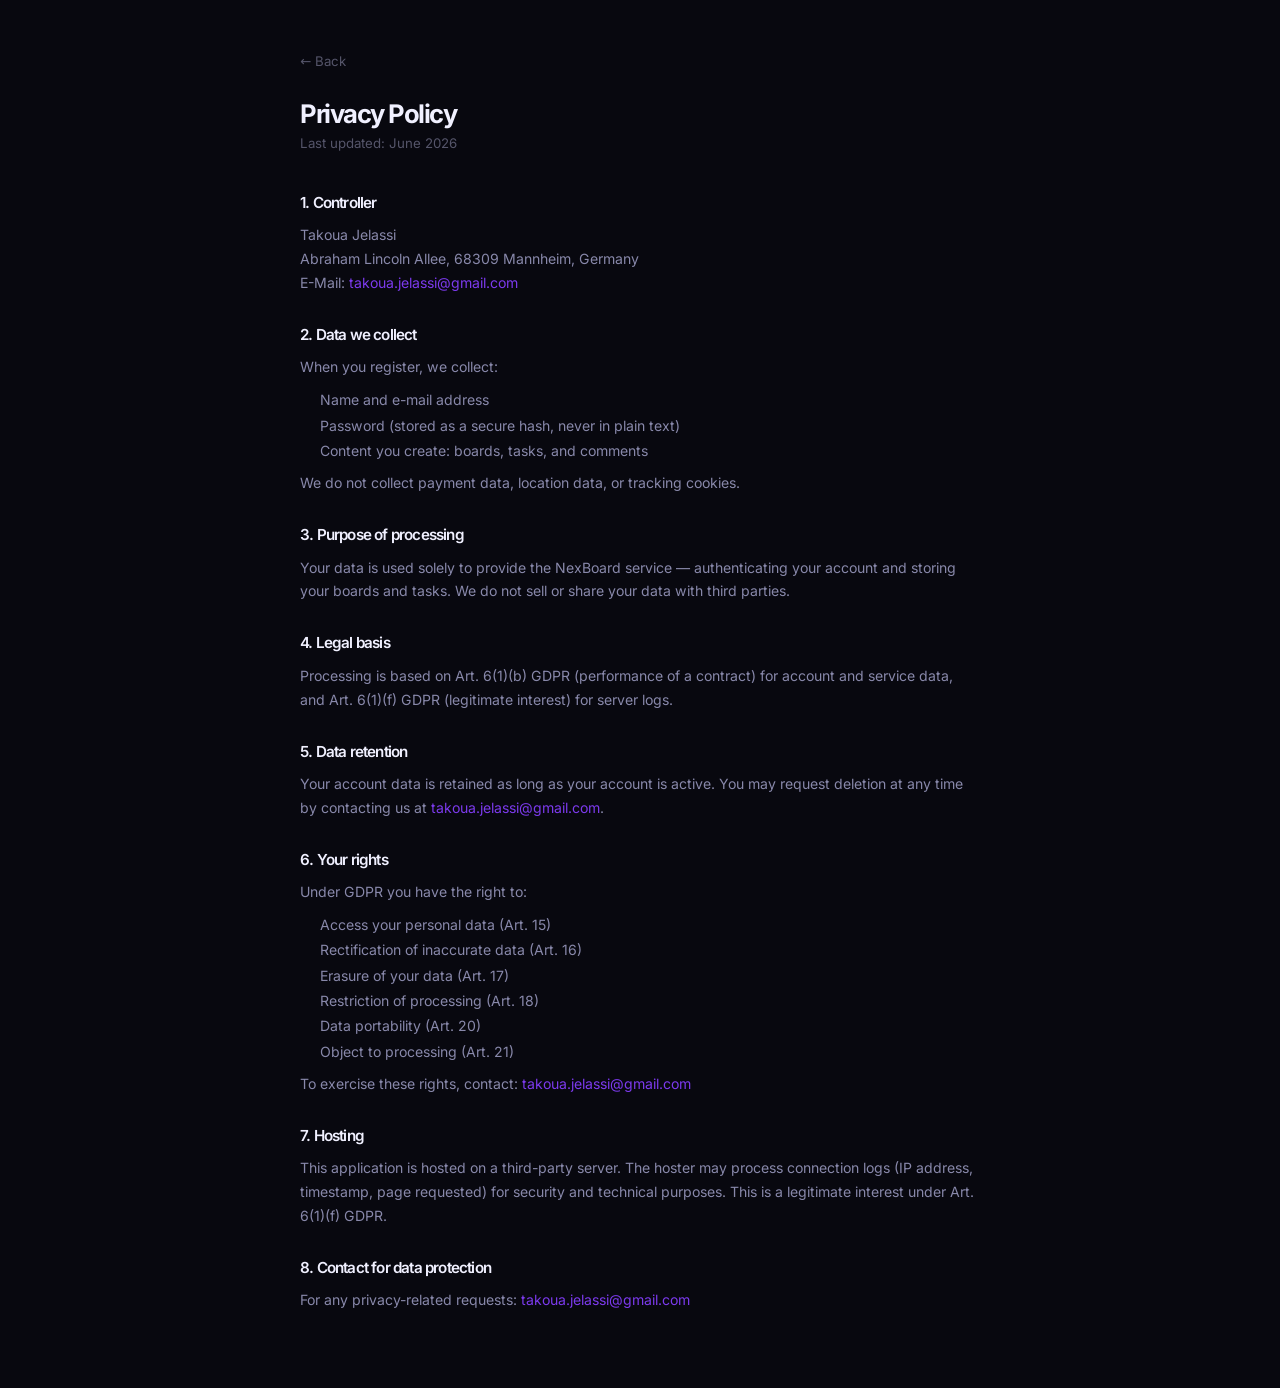
<file: pages/privacy.html>
<!DOCTYPE html>
<html lang="en">
<head>
  <meta charset="UTF-8" />
  <meta name="viewport" content="width=device-width, initial-scale=1.0" />
  <title>Privacy Policy — NexBoard</title>
  <link rel="icon" href="../assets/img/favicon.svg" type="image/svg+xml" />
  <link rel="stylesheet" href="../assets/css/style.css" />
</head>
<body>

  <div class="legal-page">
    <div class="legal-card">
      <a href="dashboard.html" class="legal-back">← Back</a>
      <h1 class="legal-title">Privacy Policy</h1>
      <p class="legal-subtitle">Last updated: June 2026</p>

      <section class="legal-section">
        <h2 class="legal-heading">1. Controller</h2>
        <p>Takoua Jelassi<br />
        Abraham Lincoln Allee, 68309 Mannheim, Germany<br />
        E-Mail: <a href="mailto:takoua.jelassi@gmail.com">takoua.jelassi@gmail.com</a></p>
      </section>

      <section class="legal-section">
        <h2 class="legal-heading">2. Data we collect</h2>
        <p>When you register, we collect:</p>
        <ul class="legal-list">
          <li>Name and e-mail address</li>
          <li>Password (stored as a secure hash, never in plain text)</li>
          <li>Content you create: boards, tasks, and comments</li>
        </ul>
        <p>We do not collect payment data, location data, or tracking cookies.</p>
      </section>

      <section class="legal-section">
        <h2 class="legal-heading">3. Purpose of processing</h2>
        <p>Your data is used solely to provide the NexBoard service — authenticating your account and storing your boards and tasks. We do not sell or share your data with third parties.</p>
      </section>

      <section class="legal-section">
        <h2 class="legal-heading">4. Legal basis</h2>
        <p>Processing is based on Art. 6(1)(b) GDPR (performance of a contract) for account and service data, and Art. 6(1)(f) GDPR (legitimate interest) for server logs.</p>
      </section>

      <section class="legal-section">
        <h2 class="legal-heading">5. Data retention</h2>
        <p>Your account data is retained as long as your account is active. You may request deletion at any time by contacting us at <a href="mailto:takoua.jelassi@gmail.com">takoua.jelassi@gmail.com</a>.</p>
      </section>

      <section class="legal-section">
        <h2 class="legal-heading">6. Your rights</h2>
        <p>Under GDPR you have the right to:</p>
        <ul class="legal-list">
          <li>Access your personal data (Art. 15)</li>
          <li>Rectification of inaccurate data (Art. 16)</li>
          <li>Erasure of your data (Art. 17)</li>
          <li>Restriction of processing (Art. 18)</li>
          <li>Data portability (Art. 20)</li>
          <li>Object to processing (Art. 21)</li>
        </ul>
        <p>To exercise these rights, contact: <a href="mailto:takoua.jelassi@gmail.com">takoua.jelassi@gmail.com</a></p>
      </section>

      <section class="legal-section">
        <h2 class="legal-heading">7. Hosting</h2>
        <p>This application is hosted on a third-party server. The hoster may process connection logs (IP address, timestamp, page requested) for security and technical purposes. This is a legitimate interest under Art. 6(1)(f) GDPR.</p>
      </section>

      <section class="legal-section">
        <h2 class="legal-heading">8. Contact for data protection</h2>
        <p>For any privacy-related requests: <a href="mailto:takoua.jelassi@gmail.com">takoua.jelassi@gmail.com</a></p>
      </section>
    </div>
  </div>

</body>
</html>
</file>
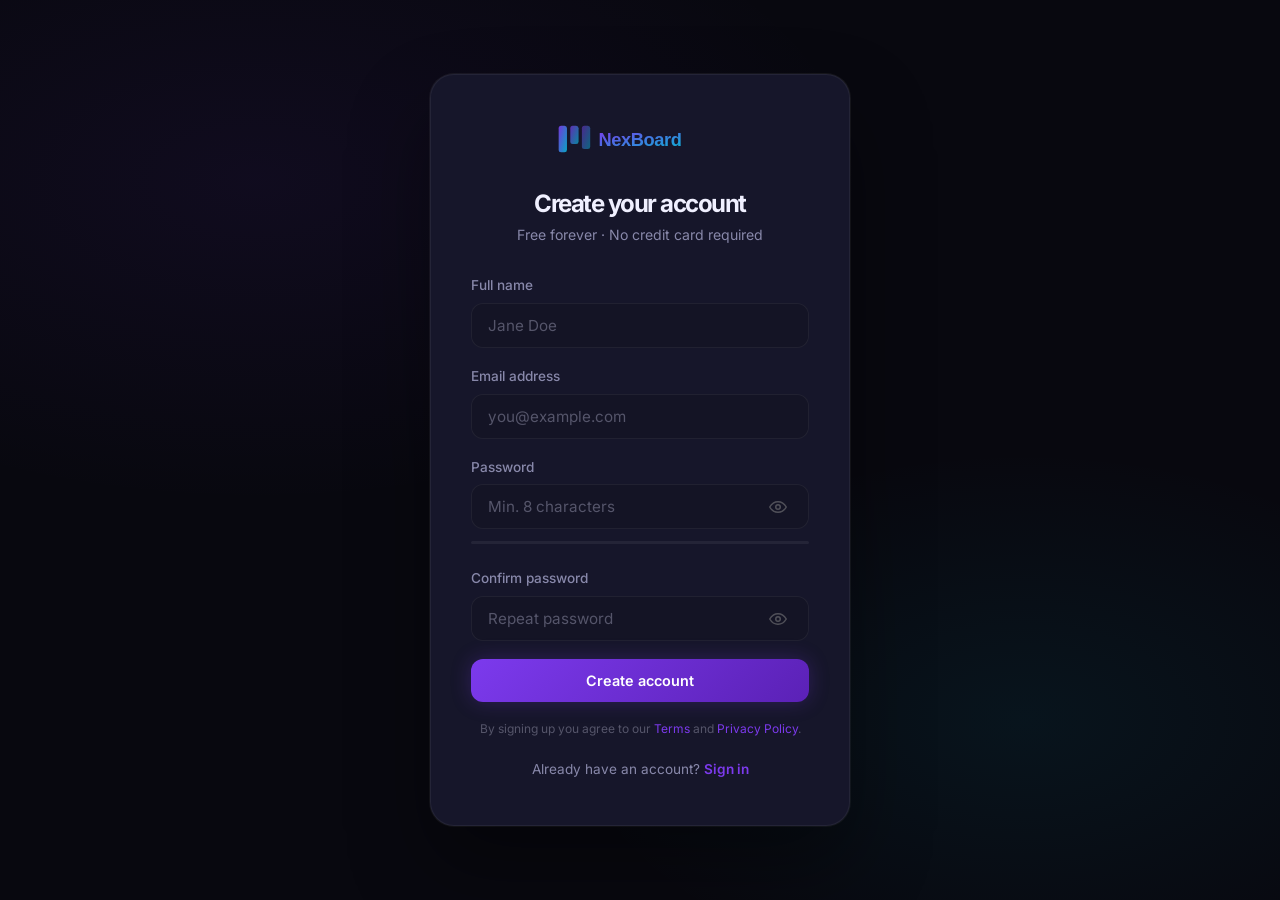
<file: pages/register.html>
<!DOCTYPE html>
<html lang="en">

<head>
  <meta charset="UTF-8" />
  <meta name="viewport" content="width=device-width, initial-scale=1.0" />
  <title>Create Account — NexBoard</title>
  <link rel="icon" href="../assets/img/favicon.svg" type="image/svg+xml" />
  <link rel="stylesheet" href="../assets/css/style.css" />
</head>

<body>

  <div class="auth-page">
    <div class="auth-card">

      <div class="auth-logo">
        <a href="../index.html"><img src="../assets/img/logo.svg" alt="NexBoard" /></a>
      </div>

      <h1 class="auth-title">Create your account</h1>
      <p class="auth-subtitle">Free forever · No credit card required</p>

      <form class="auth-form" id="registerForm">
        <div class="form-group">
          <label class="form-label" for="fullname">Full name</label>
          <input class="form-input" type="text" id="fullname" placeholder="Jane Doe" required />
        </div>

        <div class="form-group">
          <label class="form-label" for="email">Email address</label>
          <input class="form-input" type="email" id="email" placeholder="you@example.com" required />
        </div>

        <div class="form-group">
          <label class="form-label" for="password">Password</label>
          <div class="input-wrapper">
            <input class="form-input input-with-icon" type="password" id="password" placeholder="Min. 8 characters"
              required />
            <button type="button" id="togglePw" class="btn-ghost input-icon-btn">
              <img src="../assets/icons/eye.svg" width="18" height="18" class="icon-muted" alt="" />
            </button>
          </div>
          <div class="pw-strength">
            <div id="pwBar" class="pw-strength-bar"></div>
          </div>
          <span id="pwHint" class="pw-hint"></span>
        </div>

      <div class="form-group">
  <label class="form-label" for="confirmPassword">Confirm password</label>
  <div class="input-wrapper">
    <input class="form-input input-with-icon" type="password" id="confirmPassword" placeholder="Repeat password" required />
    <button type="button" id="toggleConfirmPw" class="btn-ghost input-icon-btn">
      <img src="../assets/icons/eye.svg" width="18" height="18" class="icon-muted" alt="" />
    </button>
  </div>
</div>

        <div id="errorMsg" class="alert alert-error hidden"></div>
        <div id="successMsg" class="alert alert-success hidden"></div>

        <button type="submit" class="btn btn-primary btn-full" id="submitBtn">
          Create account
        </button>

        <p class="terms-text">
          By signing up you agree to our <a href="imprint.html">Terms</a> and <a href="privacy.html">Privacy Policy</a>.
        </p>
      </form>

      <p class="auth-footer">
        Already have an account? <a href="login.html">Sign in</a>
      </p>

    </div>
  </div>

  <script src="../assets/js/config.js"></script>
  <script src="../assets/js/auth.js"></script>
</body>

</html>
</file>
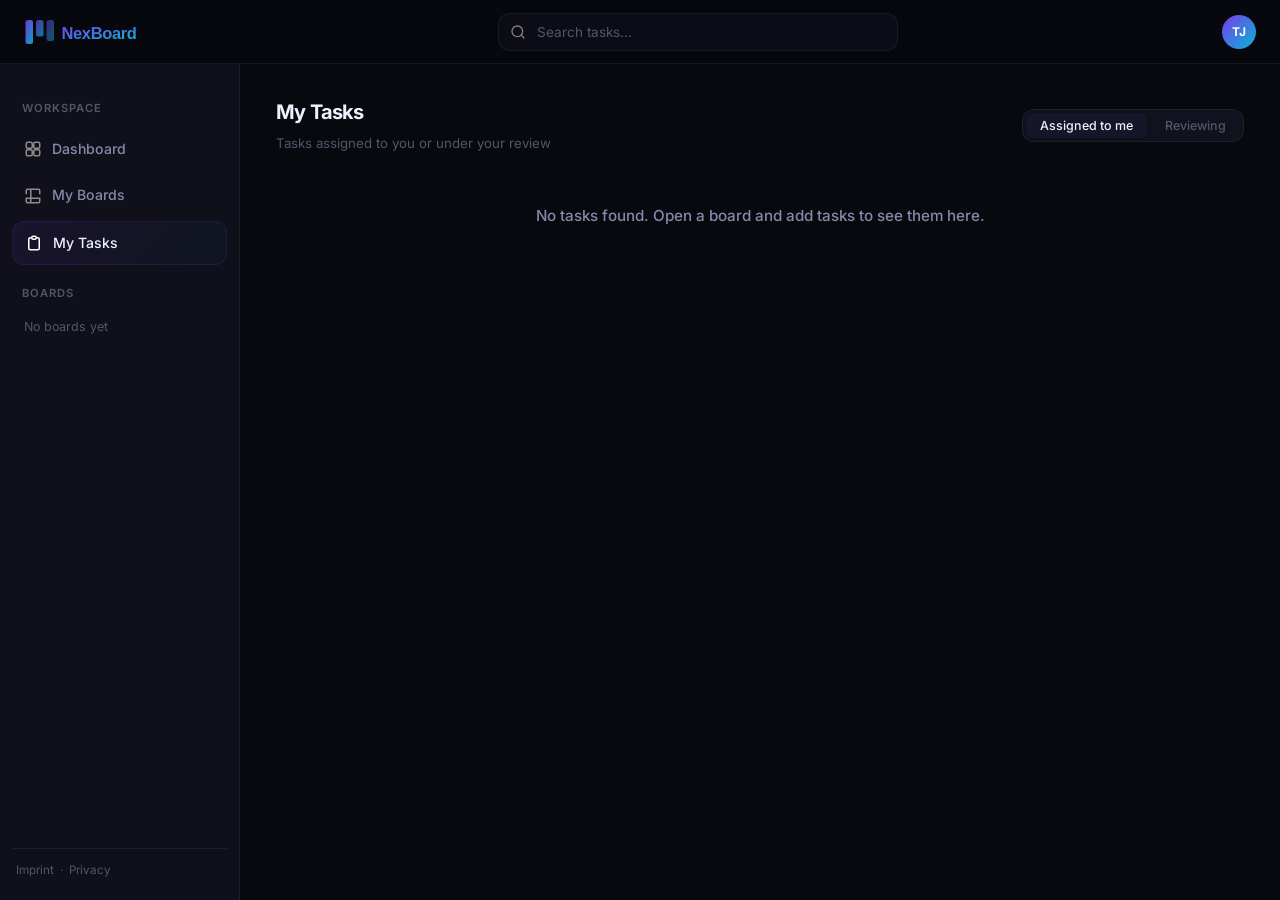
<file: pages/tasks.html>
<!DOCTYPE html>
<html lang="en">
<head>
  <meta charset="UTF-8" />
  <meta name="viewport" content="width=device-width, initial-scale=1.0" />
  <title>My Tasks — NexBoard</title>
  <link rel="icon" href="../assets/img/favicon.svg" type="image/svg+xml" />
  <link rel="stylesheet" href="../assets/css/style.css" />
</head>
<body>

  <!-- Navbar -->
  <nav class="navbar">
    <div class="navbar-inner">
      <button class="hamburger" onclick="toggleSidebar()" aria-label="Menu">
        <span></span><span></span><span></span>
      </button>
      <a href="../index.html" class="nav-logo">
        <img src="../assets/img/logo.svg" alt="NexBoard" />
      </a>
      <div class="nav-search">
        <div class="search-wrap">
          <img src="../assets/icons/search.svg" class="search-icon" alt="" />
          <input class="form-input search-input" type="search" id="taskSearch" placeholder="Search tasks…" oninput="filterTasks()" />
        </div>
      </div>
      <div class="nav-actions">
        <div class="avatar-menu" id="avatarMenu">
          <div class="user-avatar" id="userAvatar">TJ</div>
          <div class="avatar-dropdown" id="avatarDropdown">
            <div class="avatar-dropdown-header">
              <div class="avatar-dropdown-name" id="avatarName">—</div>
              <div class="avatar-dropdown-email" id="avatarEmail">—</div>
            </div>
            <div class="avatar-dropdown-divider"></div>
            <button class="theme-toggle" onclick="toggleTheme()">
              <span class="theme-toggle-left"><span class="theme-icon">🌙</span><span class="theme-toggle-label">Dark mode</span></span>
              <span class="theme-switch"></span>
            </button>
            
            <button class="avatar-dropdown-item avatar-dropdown-signout" onclick="logout()">
              <img src="../assets/icons/logout.svg" class="btn-icon" alt="" /> Sign out
            </button>
          </div>
        </div>
      </div>
    </div>
  </nav>

  <div class="main-layout">
    <!-- Sidebar -->
    <aside class="sidebar">
      <span class="sidebar-section-label">Workspace</span>
      <a href="dashboard.html" class="sidebar-item">
        <img src="../assets/icons/grid.svg" class="icon" alt="" />
        Dashboard
      </a>
      <a href="boards.html" class="sidebar-item">
        <img src="../assets/icons/board.svg" class="icon" alt="" />
        My Boards
      </a>
      <a href="tasks.html" class="sidebar-item active">
        <img src="../assets/icons/clipboard.svg" class="icon" alt="" />
        My Tasks
      </a>

      <span class="sidebar-section-label">Boards</span>
      <div id="sidebarBoards"></div>

      <div class="sidebar-footer">
        <a href="imprint.html" class="sidebar-footer-link">Imprint</a>
        <span class="sidebar-footer-sep">·</span>
        <a href="privacy.html" class="sidebar-footer-link">Privacy</a>
      </div>
    </aside>

    <!-- Main -->
    <main class="main-content page-main">
      <div class="page-header-simple">
        <div>
          <h2 class="page-heading">My Tasks</h2>
          <p class="page-subtext">Tasks assigned to you or under your review</p>
        </div>
        <div class="task-filter-tabs" id="filterTabs">
          <button class="filter-tab active" id="tabAssigned" onclick="switchFilter('assigned')">Assigned to me</button>
          <button class="filter-tab" id="tabReview" onclick="switchFilter('review')">Reviewing</button>
        </div>
      </div>

      <div id="tasksList"></div>
    </main>
  </div>

  <div class="toast-container" id="toastContainer"></div>

<script src="../assets/js/config.js"></script>
  <script src="../assets/js/templates.js"></script>
  <script src="../assets/js/auth.js"></script>
  <script src="../assets/js/main.js"></script>
  <script src="../assets/js/tasks.js"></script>
</body>
</html>
</file>
<file: assets/css/style.css>
/* ===========================
   NexBoard — style.css
   Entry Point — imports all partials
   =========================== */

@import url('base.css');        /* Fonts · Variables · Reset · Typography  */
@import url('components.css');  /* Buttons · Forms · Cards · Modal · Toast */
@import url('layout.css');      /* Navbar · Sidebar · Main Layout           */
@import url('board.css');       /* Kanban · Task Cards · Stats              */
@import url('pages.css');       /* Auth · Hero · Features · Boards Grid     */
</file>
